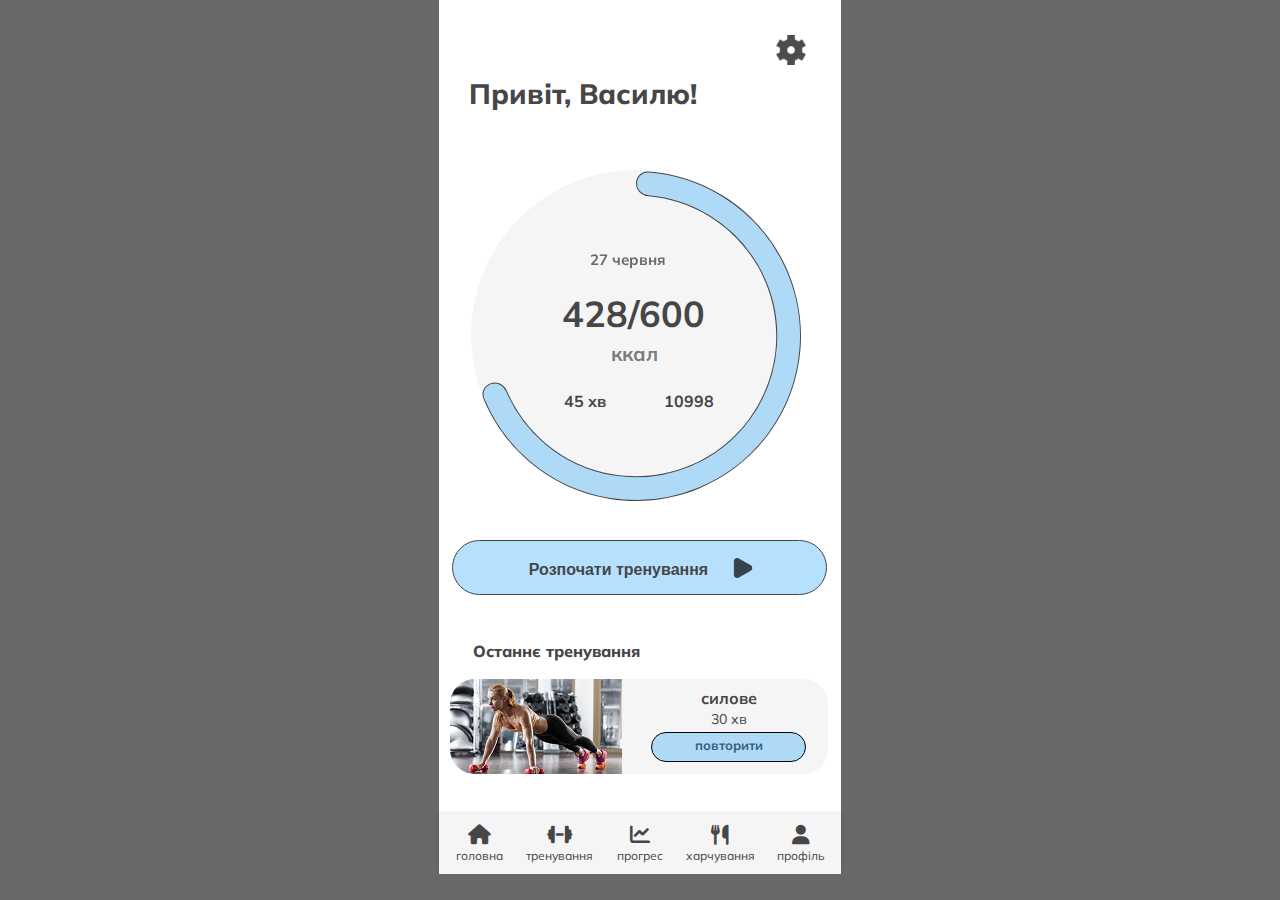
<file: практика/index.html>
<!DOCTYPE html>
<html lang="en">
<head>
  <meta charset="UTF-8" />
  <meta name="viewport" content="width=device-width, initial-scale=1.0" />
  <title>головна</title>
  <link href="https://fonts.googleapis.com/css2?family=Mulish:ital,wght@0,200..1000;1,200..1000&display=swap" rel="stylesheet" />
  <link rel="stylesheet" href="style.css" />
  <script src="menu.js"></script>
</head>
<body>

  <div class="container">
    <div id="menu"></div> 
    <h1>Привіт, Василю!</h1>
    <p2>Останнє тренування</p2>
    <button class="setting-img">
      <img src="images/settings.png" alt="налаштування" />
    </button>

      <div class="progress-circle">
      <svg width="330" height="331" viewBox="0 0 330 331" fill="none" xmlns="http://www.w3.org/2000/svg">
      <circle cx="165" cy="165" r="165" fill="#F5F5F5"/>
      <mask id="path-2-inside-1_0_1" fill="white">
      <path d="M165 13.375C165 6.54048 170.549 0.951719 177.364 1.46381C203.467 3.42515 228.792 11.5754 251.212 25.3144C277.158 41.2138 298.201 63.9785 312.016 91.0916C325.831 118.205 331.879 148.61 329.491 178.946C327.104 209.282 316.374 238.366 298.488 262.985C280.602 287.603 256.256 306.795 228.143 318.44C200.029 330.085 169.243 333.729 139.188 328.969C109.133 324.208 80.98 311.229 57.8411 291.467C37.8464 274.39 22.269 252.822 12.3374 228.603C9.74435 222.28 13.345 215.276 19.845 213.164C26.345 211.052 33.2758 214.637 35.9524 220.925C44.4182 240.816 57.3922 258.535 73.9149 272.647C93.583 289.445 117.513 300.477 143.06 304.523C168.607 308.569 194.775 305.472 218.671 295.574C242.568 285.676 263.261 269.362 278.465 248.437C293.668 227.511 302.788 202.789 304.818 177.004C306.847 151.218 301.706 125.374 289.964 102.328C278.221 79.2817 260.334 59.9318 238.28 46.4172C219.754 35.064 198.892 28.2005 177.359 26.2956C170.551 25.6933 165 20.2095 165 13.375Z"/>
      </mask>
      <path d="M165 13.375C165 6.54048 170.549 0.951719 177.364 1.46381C203.467 3.42515 228.792 11.5754 251.212 25.3144C277.158 41.2138 298.201 63.9785 312.016 91.0916C325.831 118.205 331.879 148.61 329.491 178.946C327.104 209.282 316.374 238.366 298.488 262.985C280.602 287.603 256.256 306.795 228.143 318.44C200.029 330.085 169.243 333.729 139.188 328.969C109.133 324.208 80.98 311.229 57.8411 291.467C37.8464 274.39 22.269 252.822 12.3374 228.603C9.74435 222.28 13.345 215.276 19.845 213.164C26.345 211.052 33.2758 214.637 35.9524 220.925C44.4182 240.816 57.3922 258.535 73.9149 272.647C93.583 289.445 117.513 300.477 143.06 304.523C168.607 308.569 194.775 305.472 218.671 295.574C242.568 285.676 263.261 269.362 278.465 248.437C293.668 227.511 302.788 202.789 304.818 177.004C306.847 151.218 301.706 125.374 289.964 102.328C278.221 79.2817 260.334 59.9318 238.28 46.4172C219.754 35.064 198.892 28.2005 177.359 26.2956C170.551 25.6933 165 20.2095 165 13.375Z" fill="#099DFF" fill-opacity="0.3" stroke="#464646" stroke-width="2" mask="url(#path-2-inside-1_0_1)"/>
      </svg>
          <div class="date">27 червня</div>
          <div class="calories"><span>428</span>/600</div>
          <div class="unit">ккал</div>
          <div class="time">45 хв</div>
          <div class="steps">10998</div>
       </div>
      <button class="start">
        <p1>Розпочати тренування</p1>
        <img src="images/start.png" alt="розпочати"/>
      </button>

      <div class="last-training">
        <div class="bg-last"></div>
          <img src="images/last.png" alt="останнє"/>
        <p3>силове</p3>
        <p4>30 хв</p4>
        <p5>повторити</p5>
        <button class="repeat"></button>
      </div>
    </div>

</body>
</html>
</file>
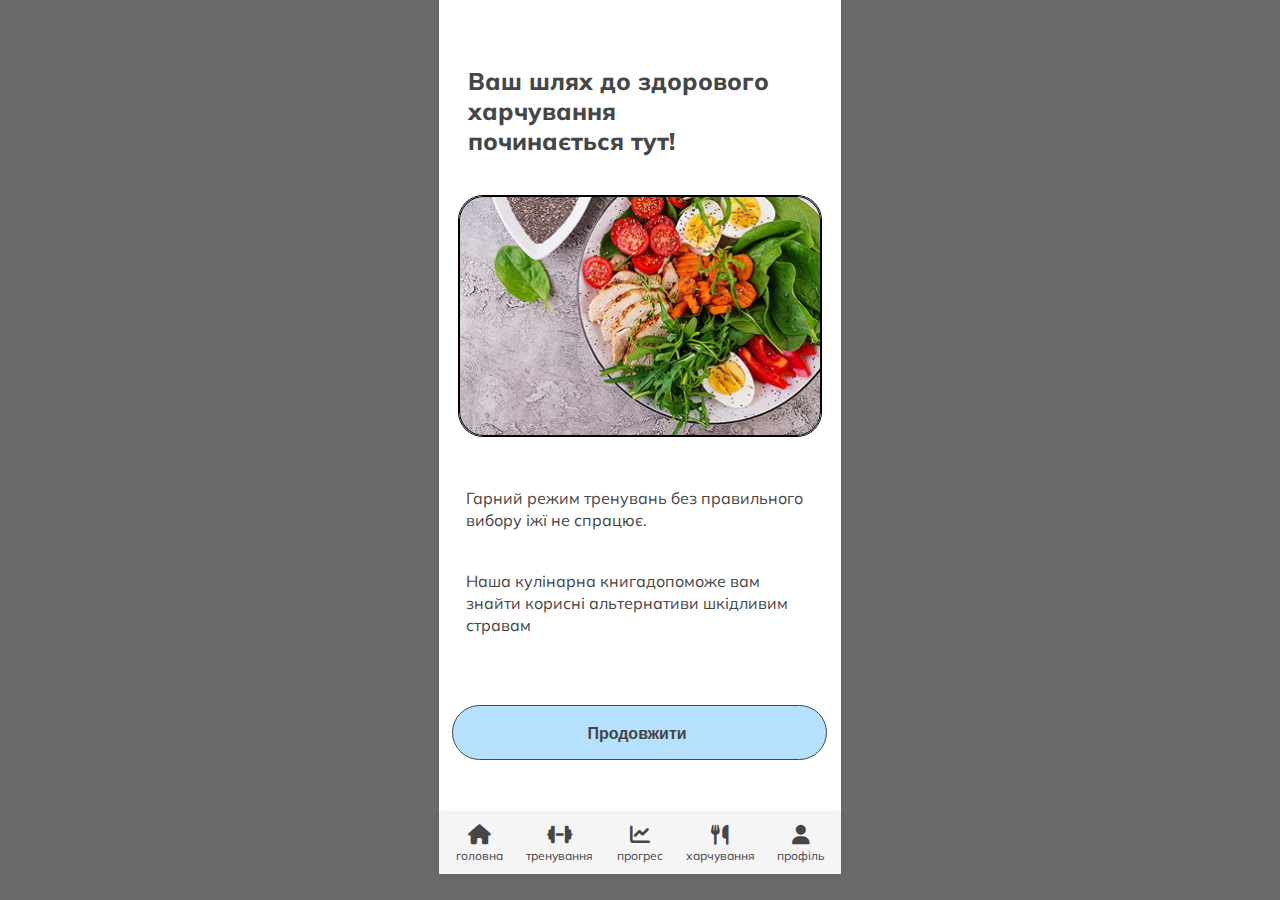
<file: практика/food.html>
<!DOCTYPE html>
<html lang="en">
<head>
  <meta charset="UTF-8" />
  <meta name="viewport" content="width=device-width, initial-scale=1.0" />
  <title>головна</title>
  <link href="https://fonts.googleapis.com/css2?family=Mulish:ital,wght@0,200..1000;1,200..1000&display=swap" rel="stylesheet" />
  <link rel="stylesheet" href="food.css" />
  <script src="menu.js"></script>
</head>
<body>

  <div class="container5">
    <div id="menu"></div> 
      <div class="way">
      <img src="images/foodd.png">
      <h1>Ваш шлях до здорового харчування починається тут!</h1>
  </div>
   <div class="advice"> 
        <p1>Гарний режим тренувань без правильного вибору іжї не спрацює.</p1>
        <p2>Наша кулінарна книгадопоможе вам знайти корисні альтернативи шкідливим стравам</p2>
   </div> 
   <button class="continue">
    <p3>Продовжити</p3>
   </button>
    
  </div>

</body>
</html>
</file>
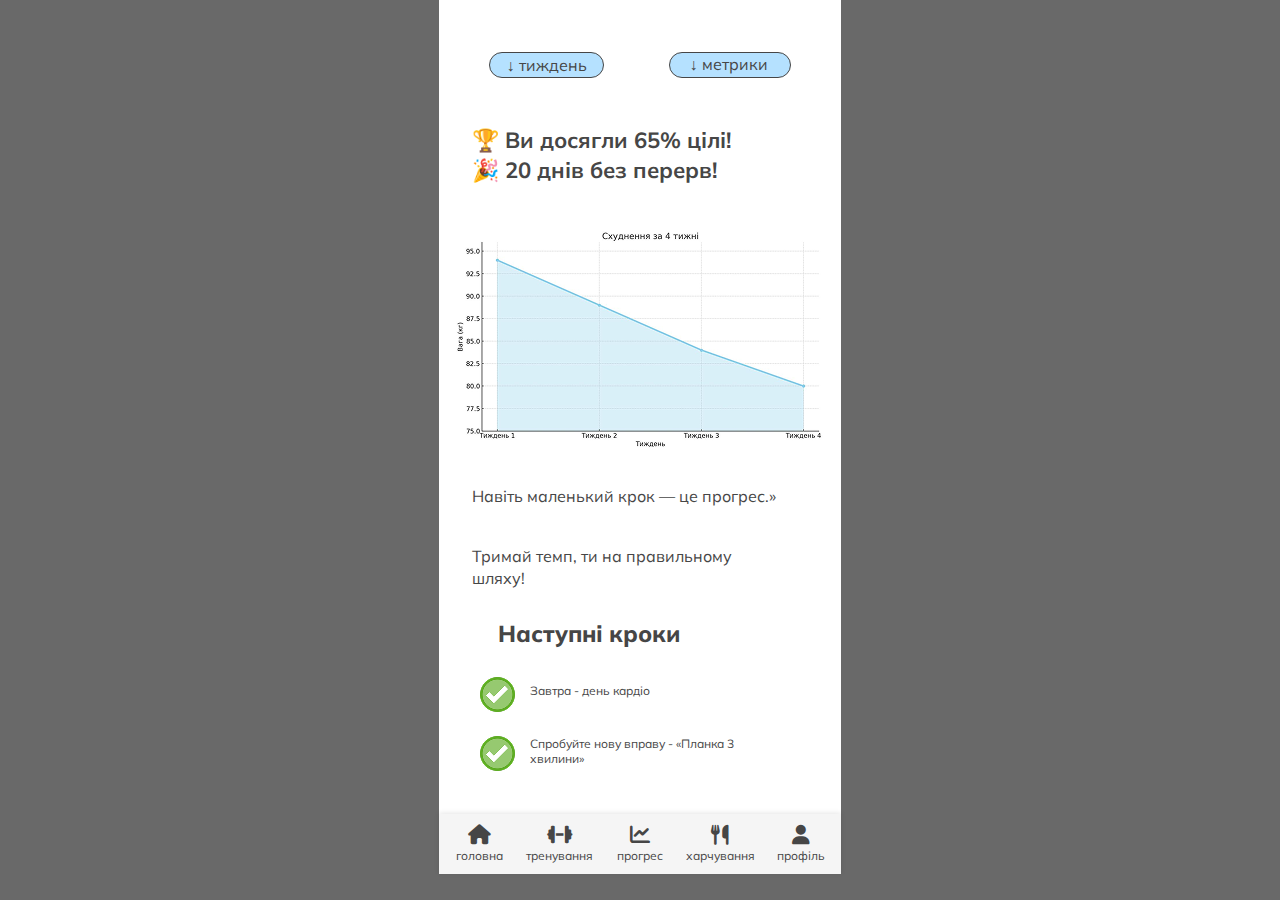
<file: практика/progres.html>
<!DOCTYPE html>
<html lang="en">
<head>
  <meta charset="UTF-8" />
  <meta name="viewport" content="width=device-width, initial-scale=1.0" />
  <title>головна</title>
  <link href="https://fonts.googleapis.com/css2?family=Mulish:ital,wght@0,200..1000;1,200..1000&display=swap" rel="stylesheet" />
  <link rel="stylesheet" href="progres.css" />
  <script src="menu.js"></script>
</head>
<body>

    <div class="container4">
     <div id="menu"></div> 
        <div class="buttons">
        <button class="week">
            <p1>↓ тиждень</p1>
        </button>
        <button class="size">
            <p2>↓ метрики</p2>
        </button>
        </div>
        <h1>🏆  Ви досягли 65% цілі!<br>🎉  20 днів без перерв!</h1>
        <h2>Наступні кроки</h2>
        <div class="diagram"><img src="images/diagram.png"></div>
        <p3>Навіть маленький крок — це прогрес.»</p3>
        <p4>Тримай темп, ти на правильному шляху!</p4>
    
        <div class="next-steps1"> 
        <img src="images/done.png">
        <p5>Завтра - день кардіо</p5></div>
        <div class="next-steps2">  
        <img src="images/done.png">
        <p6>Спробуйте нову вправу -  «Планка 3 хвилини»</p6></div> 
        
    </div>

</body>
</html>
</file>
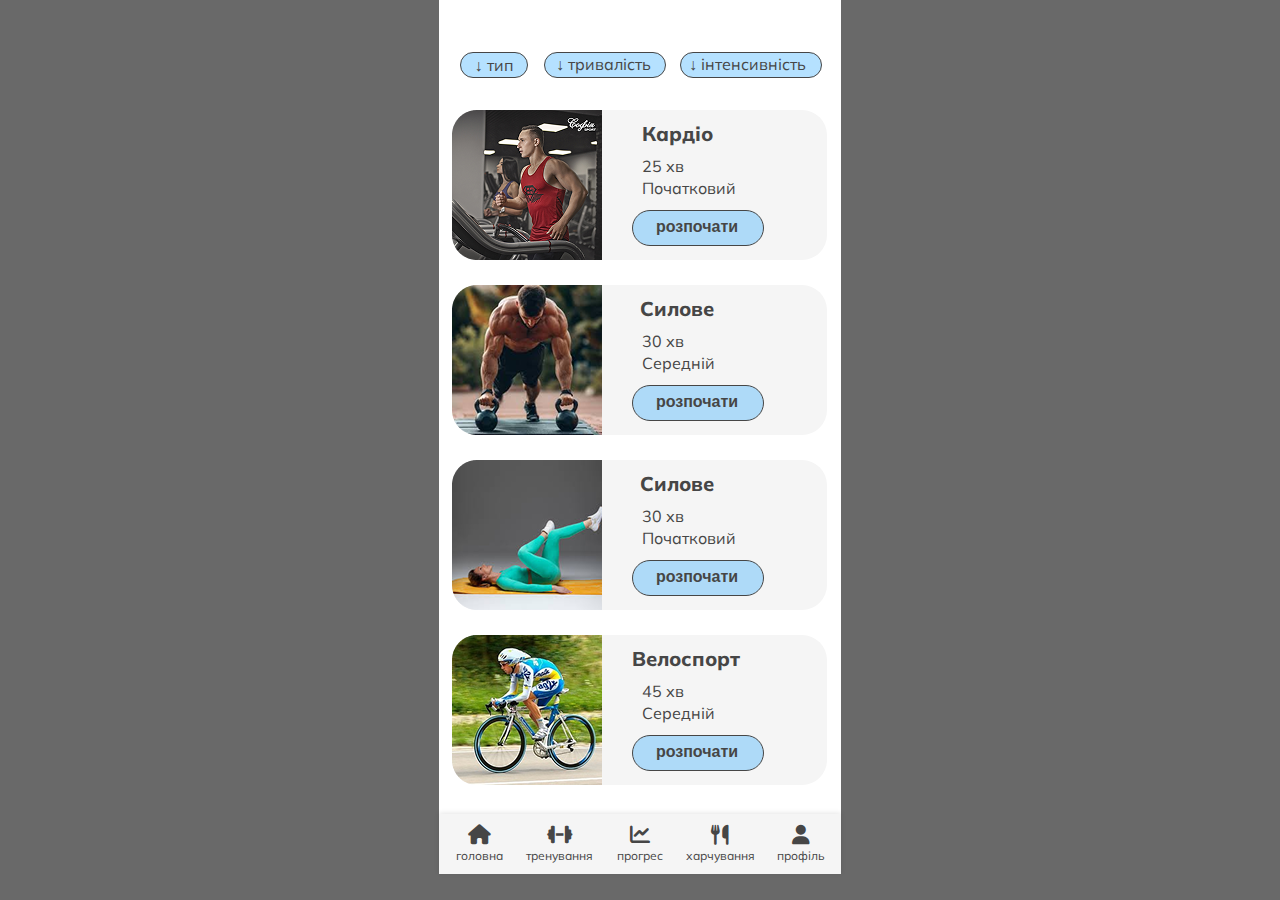
<file: практика/training.html>
<!DOCTYPE html>
<html lang="en">
<head>
    <meta charset="UTF-8">
    <meta name="viewport" content="width=device-width, initial-scale=1.0">
    <title>тренування</title>
    <link href="https://fonts.googleapis.com/css2?family=Mulish:ital,wght@0,200..1000;1,200..1000&display=swap" rel="stylesheet" />
  <link rel="stylesheet" href="training.css" />
  <script src="menu.js"></script>
</head>
<body>
  <div class="container3">
    <div id="menu"></div> 
    <div class="buttons">
        <button class="type">
            <p1>↓ тип</p1>
        </button>
        <button class="duration">
            <p2>↓ тривалість</p2>
        </button>
        <button class="intensity">
            <p3>↓ інтенсивність</p3>
        </button>
    </div>

    <div class="kardio">
        <div class="bg"></div>
        <img src="images/kardio.png">
        <p4>Кардіо</p4>
        <p5>25 хв<br>Початковий</p5>
        <button class="start">
            <p6>розпочати</p6>
        </button>
    </div>

      <div class="silove">
        <div class="bg"></div>
        <img src="images/silove.png">
        <p7>Силове</p7>
        <p8>30 хв<br>Середній</p8>
        <button class="start">
            <p9>розпочати</p9>
        </button>
    </div>

    <div class="roztiazka">
        <div class="bg"></div>
        <img src="images/roztiazka.png">
        <p10>Силове</p10>
        <p11>30 хв<br>Початковий</p11>
        <button class="start">
            <p12>розпочати</p12>
        </button>
    </div>

     <div class="velosport">
        <div class="bg"></div>
        <img src="images/velosport.png">
        <p13>Велоспорт</p13>
        <p14>45 хв<br>Середній</p14>
        <button class="start">
            <p15>розпочати</p15>
        </button>
    </div>



  </div>
</body>
</html>
</file>
<file: практика/style.css>
body {
  margin: 0;
  font-family: "Mulish", sans-serif;
  background-color: dimgray;
}

.container {
  position: relative;
  width: 402px;
  height: 874px;
  margin: 0 auto;
  padding: 0;
  background-color: white;
}

h1 {
  position: absolute;
  width: 287px;
  height: 48px;
  top: 70px;
  left: 30px;
  font-size: 28px;
  font-weight: 800;
  margin: 0;
  color: #464646;
  line-height: 48px;
  overflow: hidden;
  white-space: nowrap;
}

.setting-img {
  position: absolute;
  top: 35px;
  right: 35px;
  width: 30px;
  height: 30px;
  background: none;
  border: none;
  opacity: 0.7;
  padding: 0;
  cursor: pointer;
}

.setting-img img {
  width: 100%;
  height: 100%;
  object-fit: contain;
}

.progress-circle {
  position: absolute;
  top: 170px; 
  left: 32px;
  width: 330px;
  height: 330px;
}

.date{ 
  top: 80px;
  left: 90px;
  position: absolute;
  width: 133px;
  height: 26px;
  font-style: normal;
  font-weight: 700;
  font-size: 15px;
  line-height: 20px;
  text-align: center;
  color: #464646;
  opacity: 0.8;
}

.calories{
  top: 120px;
  left: 80px;
  position: absolute;
  width: 165px;
  height: 48px;
  font-style: normal;
  font-weight: 700;
  font-size: 36px;
  line-height: 48px;
  text-align: center;
  color: #464646;
}

.unit{
  top: 170px;
  left: 105px;
  position: absolute;
  width: 116px;
  height: 32px;
  font-style: normal;
  font-weight: 700;
  font-size: 20px;
  line-height: 27px;
  text-align: center;
  color: rgba(70, 70, 70, 0.7);
}

.time{
  top: 220px;
  left: 75px;
  position: absolute;
  width: 78px;
  height: 22px;
  font-style: normal;
  font-weight: 700;
  font-size: 16px;
  line-height: 22px;
  text-align: center;
  color: #464646;
}

.steps{
  top: 220px;
  left: 180px;
  position: absolute;
  width: 75px;
  height: 22px;
  font-style: normal;
  font-weight: 700;
  font-size: 16px;
  line-height: 22px;
  text-align: center;
  color: #464646;
}

.start{
  left: 90px;
  position: absolute;
  width: 375px;
  height: 55px;
  left: 13px;
  top: 540px;
  background: rgba(9, 157, 255, 0.3);
  border: 1px solid #464646;
  border-radius: 50px;
}

p1{
  position: absolute;
  width: 231px;
  height: 23px;
  left: 50px;
  top: 18px;
  font-style: normal;
  font-weight: 700;
  font-size: 16px;
  line-height: 22px;
  text-align: center;
  color: #464646;
}

.start img{
  position: absolute;
  width: 20px;
  height: 20px;
  left: 280px;
  top: 17px;
  opacity: 0.7;
}

p2{
  position: absolute;
  width: 185px;
  height: 24px;
  left: 25px;
  top: 640px;
  font-style: normal;
  font-weight: 800;
  font-size: 16px;
  line-height: 22px;
  text-align: center;
  color: #464646;
}

.last-training{
  position: absolute;
  width: 375px;
  height: 95px;
  left: 1px;
  top: 10px;
}

.bg-last{
  position: absolute;
  width: 375px;
  height: 95px;
  left: 13px;
  top: 669px;
  background: #F5F5F5;
  border-radius: 25px;
}

.last-training img {
  left: 10px;
  top: 669px;
  position: absolute;
  width: 172px;
  height: 95px;
}

p3{
  position: absolute;
  width: 107px;
  height: 31px;
  left: 235px;
  top: 677px;
  font-style: normal;
  font-weight: 700;
  font-size: 16px;
  line-height: 22px;
  text-align: center;
  color: #464646;
}

p4{
  position: absolute;
  width: 57px;
  height: 22px;
  left: 260px;
  top: 700px;
  font-style: normal;
  font-weight: 400;
  font-size: 14px;
  line-height: 19px;
  text-align: center;
  color: #464646;
}

.repeat{
  box-sizing: border-box;
  position: absolute;
  width: 155px;
  height: 30px;
  left: 211px;
  top: 722px;
  background: rgba(9, 157, 255, 0.3);
  border: 1px solid #000000;
  border-radius: 25px;
}
p5{
  position: absolute;
  width: 108px;
  height: 19px;
  left: 235px;
  top: 727px;
  font-style: normal;
  font-weight: 700;
  font-size: 13px;
  line-height: 17px;
  text-align: center;
  color: #464646;
}

#menu{
  position: absolute;
  width: 402px;
  height: 94px;
  left: 0px;
  top: 0px; 
}
</file>
<file: практика/food.css>
body {
  margin: 0;
  font-family: "Mulish", sans-serif;
  background-color: dimgray;
}

.container5 {
  position: relative;
  width: 402px;
  height: 874px;
  margin: 0 auto;
  padding: 0;
  background-color: white;
}

h1{
  position: absolute;
  width: 307px;
  height: 127px;
  left: 29px;
  top: 50px;
  font-style: normal;
  font-weight: 800;
  font-size: 24px;
  line-height: 30px;
  color: #464646;
}

.way img{
  box-sizing: border-box;
  position: absolute;
  width: 364px;
  height: 242px;
  left: 19px;
  top: 195px;
  border: 1px solid #000000;
  border-radius: 25px;
}

p1{
  position: absolute;
  width: 347px;
  height: 193px;
  left: 27px;
  top: 487px;
  font-style: normal;
  font-weight: 400;
  font-size: 16px;
  line-height: 22px;
  color: #464646;
}


p2{
  position: absolute;
  width: 347px;
  height: 193px;
  left: 27px;
  top: 570px;
  font-style: normal;
  font-weight: 400;
  font-size: 16px;
  line-height: 22px;
  color: #464646;
}

.continue{
  position: absolute;
  width: 375px;
  height: 55px;
  left: 13px;
  top: 705px;
  background: rgba(9, 157, 255, 0.3);
  border: 1px solid #464646;
  border-radius: 50px;
}

.continue p3{
  position: absolute;
  width: 188px;
  height: 22px;
  left: 90px;
  top: 17px;
  font-style: normal;
  font-weight: 700;
  font-size: 16px;
  line-height: 22px;
  text-align: center;
  color: #464646;
}

img{
  box-sizing: border-box;
  position: absolute;
  width: 177px;
  height: 177px;
  left: 112px;
  top: 156px;
  border: 1px solid #000000;
}

#menu{
  position: absolute;
  width: 402px;
  height: 94px;
  left: 0px;
  top: 0px; 
}
</file>
<file: практика/progres.css>
body {
  margin: 0;
  font-family: "Mulish", sans-serif;
  background-color: dimgray;
}

.container4 {
  position: relative;
  width: 402px;
  height: 874px;
  margin: 0 auto;
  padding: 0;
  background-color: white;
}

.buttons{
  position: absolute;
  width: 142px;
  height: 28px;
  left: 0px;
  top: 0px;
}

.week{
  box-sizing: border-box;
  position: absolute;
  width: 115px;
  height: 26px;
  left: 50px;
  top: 52px;
  background: rgba(9, 157, 255, 0.3);
  border: 1px solid #464646;
  border-radius: 25px;
}

p1{
  top: 52px;
  font-family: "Mulish", sans-serif;
  font-style: normal;
  font-weight: 400;
  font-size: 16px;
  line-height: 22px;
  text-align: center;
  color: #464646;
}

.size{
  box-sizing: border-box;
  position: absolute;
  width: 122px;
  height: 26px;
  left: 230px;
  top: 52px;
  background: rgba(9, 157, 255, 0.3);
  border: 1px solid #464646;
  border-radius: 25px;
}

p2{
  left: 0px;
  top: 0px;
  font-family: "Mulish", sans-serif;
  position: absolute;
  width: 117px;
  height: 26px;
  font-style: normal;
  font-weight: 400;
  font-size: 16px;
  line-height: 22px;
  text-align: center;
  color: #464646;
}

h1{
  position: absolute;
  width: 288px;
  height: 68px;
  left: 33px;
  top: 110px;
  font-style: normal;
  font-weight: 700;
  font-size: 22px;
  line-height: 30px;
  color: #464646;
  }

.diagram img{
  position: absolute;
  width: 371px;
  height: 222px;
  left: 15px;
  top: 229px;
}

p3{

  position: absolute;
  width: 305px;
  height: 118px;
  left: 33px;
  top: 485px;
  font-style: normal;
  font-weight: 400;
  font-size: 16px;
  line-height: 22px;
  color: #464646;
}

p4{
  position: absolute;
  width: 305px;
  height: 118px;
  left: 33px;
  top: 545px;
  font-style: normal;
  font-weight: 400;
  font-size: 16px;
  line-height: 22px;
  color: #464646;
}

h2{
  position: absolute;
  width: 197px;
  height: 32px;
  left: 59px;
  top: 600px;
  font-style: normal;
  font-weight: 800;
  font-size: 23px;
  line-height: 30px;
  color: #464646;
}
.next-steps1 img{
  position: absolute;
  width: 35px;
  height: 35px;
  left: 41px;
  top: 677px;
}

p5{
  position: absolute;
  width: 143px;
  height: 19px;
  left: 91px;
  top: 683px;
  font-style: normal;
  font-weight: 400;
  font-size: 12px;
  line-height: 15px;
  color: #464646;
}

.next-steps2 img{
  position: absolute;
  width: 35px;
  height: 35px;
  left: 41px;
  top: 736px;
}

p6{
  position: absolute;
  width: 215px;
  height: 43px;
  left: 91px;
  top: 736px;
  font-style: normal;
  font-weight: 400;
  font-size: 12px;
  line-height: 15px;
  color: #464646;
}


#menu{
  position: absolute;
  width: 402px;
  height: 94px;
  left: 0px;
  top: 0px; 
}
</file>
<file: практика/training.css>
body {
  margin: 0;
  font-family: "Mulish", sans-serif;
  background-color: dimgray;
}

.container3 {
  position: relative;
  width: 402px;
  height: 874px;
  margin: 0 auto;
  padding: 0;
  background-color: white;
}

.buttons{
  position: absolute;
  width: 142px;
  height: 28px;
  left: 0px;
  top: 0px;
}

.type{
  box-sizing: border-box;
  position: absolute;
  width: 68px;
  height: 26px;
  left: 21px;
  top: 52px;
  background: rgba(9, 157, 255, 0.3);
  border: 1px solid #464646;
  border-radius: 25px;
}

p1{
  top: 52px;
  font-family: "Mulish", sans-serif;
  font-style: normal;
  font-weight: 400;
  font-size: 16px;
  line-height: 22px;
  text-align: center;
  color: #464646;
}

.duration{
  box-sizing: border-box;
  position: absolute;
  width: 122px;
  height: 26px;
  left: 105px;
  top: 52px;
  background: rgba(9, 157, 255, 0.3);
  border: 1px solid #464646;
  border-radius: 25px;
}

p2{
  left: 0px;
  top: 0px;
  font-family: "Mulish", sans-serif;
  position: absolute;
  width: 117px;
  height: 26px;
  font-style: normal;
  font-weight: 400;
  font-size: 16px;
  line-height: 22px;
  text-align: center;
  color: #464646;
}

.intensity{
  box-sizing: border-box;
  position: absolute;
  width: 142px;
  height: 26px;
  left: 241px;
  top: 52px;
  background: rgba(9, 157, 255, 0.3);
 border: 1px solid #464646;
 border-radius: 25px;
}

p3{
  font-family: "Mulish", sans-serif;
  top: 0px;
  position: absolute;
  width: 133px;
  height: 26px;
  left: 0px;
  font-style: normal;
  font-weight: 400;
  font-size: 16px;
  line-height: 22px;
  text-align: center;
  color: #464646;

}

.kardio{
  position: absolute;
  width: 375px;
  height: 150px;
  left: 13px;
  top: 110px;
}

.bg{position: absolute;
  width: 375px;
  height: 150px;
  left: 0px;
  top: 0px;
  background: #F5F5F5;
  border-radius: 25px;
}

.kardio img{
  position: absolute;
  width: 150px;
  height: 150px;
}

p4{
  position: absolute;
  width: 90px;
  height: 28px;
  left: 180px;
  top: 10px;
  font-style: normal;
  font-weight: 800;
  font-size: 20px;
  line-height: 27px;
  text-align: center;
  color: #464646;
}


p5{
  position: absolute;
  width: 142px;
  height: 46px;
  left: 190px;
  top: 45px;
  font-style: normal;
  font-weight: 400;
  font-size: 16px;
  line-height: 22px;
  color: #464646;
}

.start{
  box-sizing: border-box;
  position: absolute;
  width: 132px;
  height: 36px;
  left: 180px;
  top: 100px;
  background: rgba(9, 157, 255, 0.3);
  border: 1px solid #464646;
  border-radius: 25px;
}

p6{
  position: absolute;
  width: 94px;
  height: 22px;
  left: 17px;
  top: 5px;
  font-style: normal;
  font-weight: 700;
  font-size: 16px;
  line-height: 22px;
  color: #464646;
}
.silove{
  position: absolute;
  width: 375px;
  height: 150px;
  left: 13px;
  top: 285px;
}

.bg{position: absolute;
  width: 375px;
  height: 150px;
  left: 0px;
  top: 0px;
  background: #F5F5F5;
  border-radius: 25px;
}

.silove img{
  position: absolute;
  width: 150px;
  height: 150px;
}

p7{
  position: absolute;
  width: 90px;
  height: 28px;
  left: 180px;
  top: 10px;
  font-style: normal;
  font-weight: 800;
  font-size: 20px;
  line-height: 27px;
  text-align: center;
  color: #464646;
}


p8{
  position: absolute;
  width: 142px;
  height: 46px;
  left: 190px;
  top: 45px;
  font-style: normal;
  font-weight: 400;
  font-size: 16px;
  line-height: 22px;
  color: #464646;

}

.start{
  box-sizing: border-box;
  position: absolute;
  width: 132px;
  height: 36px;
  left: 180px;
  top: 100px;
  background: rgba(9, 157, 255, 0.3);
  border: 1px solid #464646;
  border-radius: 25px;
}

p9{
  position: absolute;
  width: 94px;
  height: 22px;
  left: 17px;
  top: 5px;
  font-style: normal;
  font-weight: 700;
  font-size: 16px;
  line-height: 22px;
  color: #464646;
}

.roztiazka{
  position: absolute;
  width: 375px;
  height: 150px;
  left: 13px;
  top: 460px;
}

.bg{
  position: absolute;
  width: 375px;
  height: 150px;
  left: 0px;
  top: 0px;
  background: #F5F5F5;
  border-radius: 25px;
}

.roztiazka img{
  position: absolute;
  width: 150px;
  height: 150px;
}

p10{
  position: absolute;
  width: 90px;
  height: 28px;
  left: 180px;
  top: 10px;
  font-style: normal;
  font-weight: 800;
  font-size: 20px;
  line-height: 27px;
  text-align: center;
  color: #464646;
}


p11{
  position: absolute;
  width: 142px;
  height: 46px;
  left: 190px;
  top: 45px;
  font-style: normal;
  font-weight: 400;
  font-size: 16px;
  line-height: 22px;
  color: #464646;
}

.start{
  box-sizing: border-box;
  position: absolute;
  width: 132px;
  height: 36px;
  left: 180px;
  top: 100px;
  background: rgba(9, 157, 255, 0.3);
  border: 1px solid #464646;
  border-radius: 25px;
}

p12{
  position: absolute;
  width: 94px;
  height: 22px;
  left: 17px;
  top: 5px;
  font-style: normal;
  font-weight: 700;
  font-size: 16px;
  line-height: 22px;
  color: #464646;
}

p13{
  position: absolute;
  width: 94px;
  height: 22px;
  left: 17px;
  top: 5px;
  font-style: normal;
  font-weight: 700;
  font-size: 16px;
  line-height: 22px;
  color: #464646;
}

.velosport{
  position: absolute;
  width: 375px;
  height: 150px;
  left: 13px;
  top: 635px;
}

.bg{
  position: absolute;
  width: 375px;
  height: 150px;
  left: 0px;
  top: 0px;
  background: #F5F5F5;
  border-radius: 25px;
}

.velosport img{
  position: absolute;
  width: 150px;
  height: 150px;
}

p13{
  position: absolute;
  width: 90px;
  height: 28px;
  left: 180px;
  top: 10px;
  font-style: normal;
  font-weight: 800;
  font-size: 20px;
  line-height: 27px;
  text-align: center;
  color: #464646;
}


p14{
  position: absolute;
  width: 142px;
  height: 46px;
  left: 190px;
  top: 45px;
  font-style: normal;
  font-weight: 400;
  font-size: 16px;
  line-height: 22px;
  color: #464646;
}

.start{
  box-sizing: border-box;
  position: absolute;
  width: 132px;
  height: 36px;
  left: 180px;
  top: 100px;
  background: rgba(9, 157, 255, 0.3);
  border: 1px solid #464646;
  border-radius: 25px;
}

p15{
  position: absolute;
  width: 94px;
  height: 22px;
  left: 17px;
  top: 5px;
  font-style: normal;
  font-weight: 700;
  font-size: 16px;
  line-height: 22px;
  color: #464646;
}





#menu{
  position: absolute;
  width: 402px;
  height: 94px;
  left: 0px;
  top: 0px; 
}
</file>
